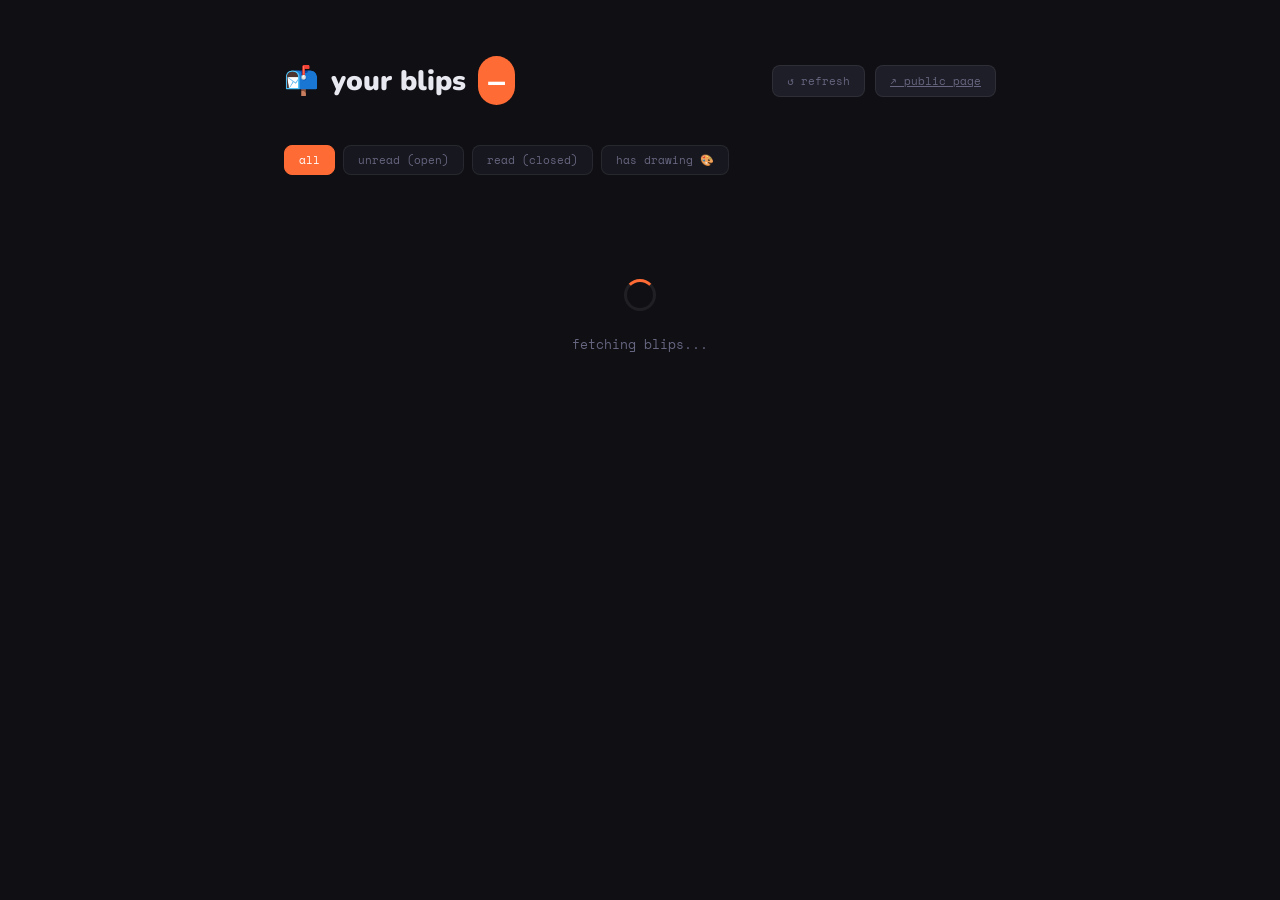
<file: inbox-YOURSLUG.html>
<!DOCTYPE html>
<html lang="en">
<head>
<meta charset="UTF-8" />
<meta name="viewport" content="width=device-width, initial-scale=1.0" />
<title>blipbox inbox 📬</title>
<!-- noindex so search engines won't find it -->
<meta name="robots" content="noindex, nofollow" />

<link rel="preconnect" href="https://fonts.googleapis.com" />
<link href="https://fonts.googleapis.com/css2?family=Nunito:wght@400;700;900&family=Space+Mono:wght@400;700&display=swap" rel="stylesheet" />

<!-- config (needs github token + inboxSlug) -->
<script src="config/socials.js"></script>

<!-- ============================================================
  inbox.html — YOUR private blip reader
  this file is generated with your inboxSlug baked in.
  the actual filename is: inbox-YOURSLUG.html

  SECTIONS:
  1. STYLES   → below
  2. HTML     → mid-file
  3. ENGINE   → bottom script — fetches + renders issues
============================================================ -->

<style>
/* ============================================================
   1. STYLES
   ============================================================ */

:root {
  --bg:       #0f0f14;
  --surface:  #17171f;
  --surface2: #1e1e28;
  --border:   rgba(255,255,255,0.07);
  --accent:   #ff6b35;
  --accent2:  #ffb830;
  --accent3:  #4ecdc4;
  --text:     #e8e8f0;
  --muted:    #666680;
  --green:    #4ecdc4;
  --red:      #ff6b6b;
}

*, *::before, *::after { box-sizing: border-box; margin: 0; padding: 0; }
html { scroll-behavior: smooth; }

body {
  background: var(--bg);
  color: var(--text);
  font-family: 'Nunito', sans-serif;
  min-height: 100vh;
}

.page {
  max-width: 760px;
  margin: 0 auto;
  padding: 56px 24px 100px;
}

/* -- header -- */
.inbox-header {
  display: flex;
  align-items: center;
  justify-content: space-between;
  margin-bottom: 40px;
  flex-wrap: wrap;
  gap: 16px;
}
.inbox-title {
  font-size: 28px;
  font-weight: 900;
  color: var(--text);
  display: flex;
  align-items: center;
  gap: 12px;
}
.inbox-title span { font-size: 28px; }

.badge-count {
  background: var(--accent);
  color: #fff;
  font-family: 'Space Mono', monospace;
  font-size: 11px;
  font-weight: 700;
  padding: 4px 10px;
  border-radius: 99px;
}

.header-actions {
  display: flex;
  gap: 10px;
  align-items: center;
}

.btn-sm {
  background: var(--surface2);
  border: 1px solid var(--border);
  border-radius: 8px;
  color: var(--muted);
  font-family: 'Space Mono', monospace;
  font-size: 11px;
  padding: 7px 14px;
  cursor: pointer;
  transition: all 0.15s;
}
.btn-sm:hover { border-color: var(--accent); color: var(--text); }
.btn-sm.danger:hover { border-color: var(--red); color: var(--red); }

/* -- filters -- */
.filters {
  display: flex;
  gap: 8px;
  margin-bottom: 24px;
  flex-wrap: wrap;
}
.filter-btn {
  background: var(--surface);
  border: 1px solid var(--border);
  border-radius: 8px;
  color: var(--muted);
  font-family: 'Space Mono', monospace;
  font-size: 11px;
  padding: 6px 14px;
  cursor: pointer;
  transition: all 0.12s;
}
.filter-btn:hover  { border-color: var(--accent2); color: var(--text); }
.filter-btn.active { background: var(--accent); border-color: var(--accent); color: #fff; }

/* -- loading / empty -- */
.state-msg {
  text-align: center;
  padding: 80px 24px;
  color: var(--muted);
  font-family: 'Space Mono', monospace;
  font-size: 13px;
  line-height: 2;
}
.state-msg .big { font-size: 40px; display: block; margin-bottom: 16px; }
.spinner-large {
  width: 32px; height: 32px;
  border: 3px solid var(--border);
  border-top-color: var(--accent);
  border-radius: 50%;
  animation: spin 0.8s linear infinite;
  margin: 0 auto 20px;
}
@keyframes spin { to { transform: rotate(360deg); } }

/* -- blip cards -- */
.blip-list { display: flex; flex-direction: column; gap: 16px; }

.blip-card {
  background: var(--surface);
  border: 1px solid var(--border);
  border-radius: 16px;
  overflow: hidden;
  transition: border-color 0.15s;
  animation: slideup 0.3s ease both;
}
.blip-card:hover { border-color: rgba(255,107,53,0.3); }
@keyframes slideup { from { opacity:0; transform: translateY(12px); } to { opacity:1; transform:none; } }

.blip-card.is-closed { opacity: 0.45; }
.blip-card.is-closed:hover { opacity: 0.7; }

.blip-top {
  display: flex;
  align-items: center;
  justify-content: space-between;
  padding: 16px 20px 0;
  gap: 12px;
  flex-wrap: wrap;
}
.blip-meta {
  display: flex;
  align-items: center;
  gap: 10px;
  flex-wrap: wrap;
}
.blip-num {
  font-family: 'Space Mono', monospace;
  font-size: 11px;
  color: var(--accent);
  font-weight: 700;
}
.blip-time {
  font-family: 'Space Mono', monospace;
  font-size: 11px;
  color: var(--muted);
}
.tag {
  font-family: 'Space Mono', monospace;
  font-size: 10px;
  padding: 2px 8px;
  border-radius: 4px;
  border: 1px solid;
}
.tag.drawing { border-color: rgba(78,205,196,0.4); color: var(--accent3); background: rgba(78,205,196,0.08); }
.tag.closed  { border-color: rgba(255,107,107,0.3); color: var(--red);    background: rgba(255,107,107,0.06); }
.tag.open    { border-color: rgba(78,205,196,0.3);  color: var(--green);  background: rgba(78,205,196,0.06); }

.blip-actions { display: flex; gap: 8px; }

.blip-body {
  padding: 14px 20px 20px;
}
.blip-message {
  font-size: 15px;
  line-height: 1.65;
  color: var(--text);
  white-space: pre-wrap;
  word-break: break-word;
}

.blip-drawing {
  margin-top: 16px;
  border-radius: 10px;
  overflow: hidden;
  border: 1px solid var(--border);
  background: var(--surface2);
  max-width: 100%;
}
.blip-drawing img {
  width: 100%;
  height: auto;
  display: block;
  border-radius: 10px;
}

/* -- pagination -- */
.pagination {
  display: flex;
  justify-content: center;
  gap: 10px;
  margin-top: 32px;
}
.page-btn {
  background: var(--surface);
  border: 1px solid var(--border);
  border-radius: 8px;
  color: var(--muted);
  font-family: 'Space Mono', monospace;
  font-size: 12px;
  padding: 8px 18px;
  cursor: pointer;
  transition: all 0.12s;
}
.page-btn:hover    { border-color: var(--accent); color: var(--text); }
.page-btn:disabled { opacity: 0.3; cursor: not-allowed; }

/* -- toast -- */
.toast {
  position: fixed;
  bottom: 24px; right: 24px;
  background: var(--surface2);
  border: 1px solid var(--border);
  border-radius: 10px;
  padding: 12px 18px;
  font-family: 'Space Mono', monospace;
  font-size: 12px;
  color: var(--text);
  box-shadow: 0 8px 32px rgba(0,0,0,0.4);
  opacity: 0;
  transform: translateY(10px);
  transition: all 0.2s;
  pointer-events: none;
  z-index: 100;
}
.toast.show { opacity: 1; transform: none; }

@media (max-width: 500px) {
  .page { padding: 32px 14px 80px; }
  .blip-top { flex-direction: column; align-items: flex-start; }
}
</style>
</head>

<!-- ============================================================
   2. HTML
   ============================================================ -->
<body>

<div class="page">

  <div class="inbox-header">
    <div class="inbox-title">
      <span>📬</span>
      your blips
      <span class="badge-count" id="blipCount">—</span>
    </div>
    <div class="header-actions">
      <button class="btn-sm" onclick="loadBlips()">↺ refresh</button>
      <a class="btn-sm" href="index.html" target="_blank">↗ public page</a>
    </div>
  </div>

  <div class="filters">
    <button class="filter-btn active" onclick="setFilter('all',   this)">all</button>
    <button class="filter-btn"        onclick="setFilter('open',  this)">unread (open)</button>
    <button class="filter-btn"        onclick="setFilter('closed',this)">read (closed)</button>
    <button class="filter-btn"        onclick="setFilter('drawing',this)">has drawing 🎨</button>
  </div>

  <div id="blipList" class="blip-list"></div>

  <div class="pagination" id="pagination" style="display:none;">
    <button class="page-btn" id="prevBtn" onclick="changePage(-1)">← prev</button>
    <span style="font-family:'Space Mono',monospace; font-size:12px; color:var(--muted); padding:8px 4px;" id="pageLabel"></span>
    <button class="page-btn" id="nextBtn" onclick="changePage(1)">next →</button>
  </div>

</div>

<div class="toast" id="toast"></div>

<!-- ============================================================
   3. ENGINE — fetches github issues and renders them
   ============================================================ -->
<script>
// -- state ----------------------------------------------------
let allBlips    = [];
let currentFilter = 'all';
let currentPage   = 1;
const PER_PAGE    = 10;

// -- guard: check slug matches --------------------------------
// The inbox file is named inbox-YOURSLUG.html
// If someone guesses a wrong slug they just get a 404 from github pages
// (because the file won't exist with that name)

// -- init -----------------------------------------------------
window.addEventListener('DOMContentLoaded', () => {
  loadBlips();
});

// -- fetch from github ----------------------------------------
async function loadBlips() {
  const list = document.getElementById('blipList');
  list.innerHTML = `<div class="state-msg"><div class="spinner-large"></div>fetching blips...</div>`;
  document.getElementById('pagination').style.display = 'none';

  const { owner, repo, token } = BLIPBOX_CONFIG.github;

  try {
    // fetch all issues (open + closed), up to 100
    const res = await fetch(
      `https://api.github.com/repos/${owner}/${repo}/issues?state=all&per_page=100&labels=blip`,
      {
        headers: {
          'Authorization':        `Bearer ${token}`,
          'Accept':               'application/vnd.github+json',
          'X-GitHub-Api-Version': '2022-11-28',
        },
      }
    );

    if (!res.ok) {
      const err = await res.json();
      list.innerHTML = `<div class="state-msg"><span class="big">⚠️</span>github error: ${err.message || res.status}</div>`;
      return;
    }

    allBlips = await res.json();
    document.getElementById('blipCount').textContent = allBlips.length;
    currentPage = 1;
    renderBlips();

  } catch (e) {
    list.innerHTML = `<div class="state-msg"><span class="big">📡</span>network error — are you online?</div>`;
  }
}

// -- filter + paginate + render -------------------------------
function renderBlips() {
  const filtered = applyFilter(allBlips, currentFilter);
  const total    = filtered.length;
  const pages    = Math.ceil(total / PER_PAGE);
  const slice    = filtered.slice((currentPage - 1) * PER_PAGE, currentPage * PER_PAGE);

  const list = document.getElementById('blipList');

  if (total === 0) {
    list.innerHTML = `<div class="state-msg"><span class="big">🌵</span>no blips here yet.</div>`;
    document.getElementById('pagination').style.display = 'none';
    return;
  }

  list.innerHTML = '';
  slice.forEach((issue, i) => {
    list.appendChild(buildCard(issue, i));
  });

  // pagination
  if (pages > 1) {
    document.getElementById('pagination').style.display = 'flex';
    document.getElementById('pageLabel').textContent    = `${currentPage} / ${pages}`;
    document.getElementById('prevBtn').disabled = currentPage <= 1;
    document.getElementById('nextBtn').disabled = currentPage >= pages;
  } else {
    document.getElementById('pagination').style.display = 'none';
  }
}

function applyFilter(blips, filter) {
  if (filter === 'open')    return blips.filter(b => b.state === 'open');
  if (filter === 'closed')  return blips.filter(b => b.state === 'closed');
  if (filter === 'drawing') return blips.filter(b => b.labels.some(l => l.name === 'has-drawing'));
  return blips;
}

// -- build a single card --------------------------------------
function buildCard(issue, index) {
  const card = document.createElement('div');
  card.className = `blip-card${issue.state === 'closed' ? ' is-closed' : ''}`;
  card.style.animationDelay = `${index * 0.04}s`;

  const isClosed  = issue.state === 'closed';
  const hasDrawing = issue.labels.some(l => l.name === 'has-drawing');
  const time      = new Date(issue.created_at).toLocaleString('en-US', {
    month: 'short', day: 'numeric', year: 'numeric',
    hour: '2-digit', minute: '2-digit',
  });

  // parse message text from body (strip the "**Message:**" and footer)
  const msg     = parseMessage(issue.body);
  const imgUrl  = parseDrawingUrl(issue.body);

  card.innerHTML = `
    <div class="blip-top">
      <div class="blip-meta">
        <span class="blip-num">#${issue.number}</span>
        <span class="blip-time">${time}</span>
        <span class="tag ${isClosed ? 'closed' : 'open'}">${isClosed ? 'read' : 'unread'}</span>
        ${hasDrawing ? '<span class="tag drawing">🎨 drawing</span>' : ''}
      </div>
      <div class="blip-actions">
        <button class="btn-sm" onclick="toggleRead(${issue.number}, ${isClosed}, this)">
          ${isClosed ? '↩ mark unread' : '✓ mark read'}
        </button>
        <button class="btn-sm danger" onclick="deleteBlip(${issue.number}, this)">🗑</button>
      </div>
    </div>
    <div class="blip-body">
      <div class="blip-message">${escHtml(msg)}</div>
      ${imgUrl ? `<div class="blip-drawing"><img src="${imgUrl}" alt="drawing" loading="lazy" /></div>` : ''}
    </div>
  `;

  return card;
}

// -- parse helpers --------------------------------------------
function parseMessage(body) {
  if (!body) return '(empty)';
  // extract between "**Message:**\n\n" and "\n\n---"
  const match = body.match(/\*\*Message:\*\*\n\n([\s\S]*?)\n\n---/);
  return match ? match[1].trim() : body.trim();
}

function parseDrawingUrl(body) {
  if (!body) return null;
  const match = body.match(/!\[drawing\]\((https?:\/\/[^\)]+)\)/);
  return match ? match[1] : null;
}

function escHtml(str) {
  return str
    .replace(/&/g, '&amp;')
    .replace(/</g, '&lt;')
    .replace(/>/g, '&gt;')
    .replace(/"/g, '&quot;');
}

// -- actions --------------------------------------------------
async function toggleRead(number, isClosed, btn) {
  const { owner, repo, token } = BLIPBOX_CONFIG.github;
  const newState = isClosed ? 'open' : 'closed';
  btn.textContent = '...';
  btn.disabled = true;

  const res = await fetch(
    `https://api.github.com/repos/${owner}/${repo}/issues/${number}`,
    {
      method: 'PATCH',
      headers: {
        'Authorization':        `Bearer ${token}`,
        'Content-Type':         'application/json',
        'Accept':               'application/vnd.github+json',
        'X-GitHub-Api-Version': '2022-11-28',
      },
      body: JSON.stringify({ state: newState }),
    }
  );

  if (res.ok) {
    toast(newState === 'closed' ? '✓ marked as read' : '↩ marked as unread');
    loadBlips();
  } else {
    btn.textContent = 'error';
    btn.disabled = false;
  }
}

async function deleteBlip(number, btn) {
  // github doesn't allow deleting issues via API — we close + lock instead
  if (!confirm('archive this blip? (github issues cant be deleted via API, so it will be closed + locked)')) return;
  const { owner, repo, token } = BLIPBOX_CONFIG.github;
  btn.textContent = '...';
  btn.disabled = true;

  await fetch(
    `https://api.github.com/repos/${owner}/${repo}/issues/${number}`,
    {
      method: 'PATCH',
      headers: {
        'Authorization':        `Bearer ${token}`,
        'Content-Type':         'application/json',
        'Accept':               'application/vnd.github+json',
        'X-GitHub-Api-Version': '2022-11-28',
      },
      body: JSON.stringify({ state: 'closed', state_reason: 'not_planned' }),
    }
  );

  toast('🗑 archived');
  loadBlips();
}

// -- pagination -----------------------------------------------
function changePage(dir) {
  currentPage += dir;
  renderBlips();
  window.scrollTo({ top: 0, behavior: 'smooth' });
}

// -- filter ---------------------------------------------------
function setFilter(f, el) {
  currentFilter = f;
  currentPage   = 1;
  document.querySelectorAll('.filter-btn').forEach(b => b.classList.remove('active'));
  el.classList.add('active');
  renderBlips();
}

// -- toast helper ---------------------------------------------
function toast(msg) {
  const el = document.getElementById('toast');
  el.textContent = msg;
  el.classList.add('show');
  setTimeout(() => el.classList.remove('show'), 2500);
}
</script>

</body>
</html>
</file>
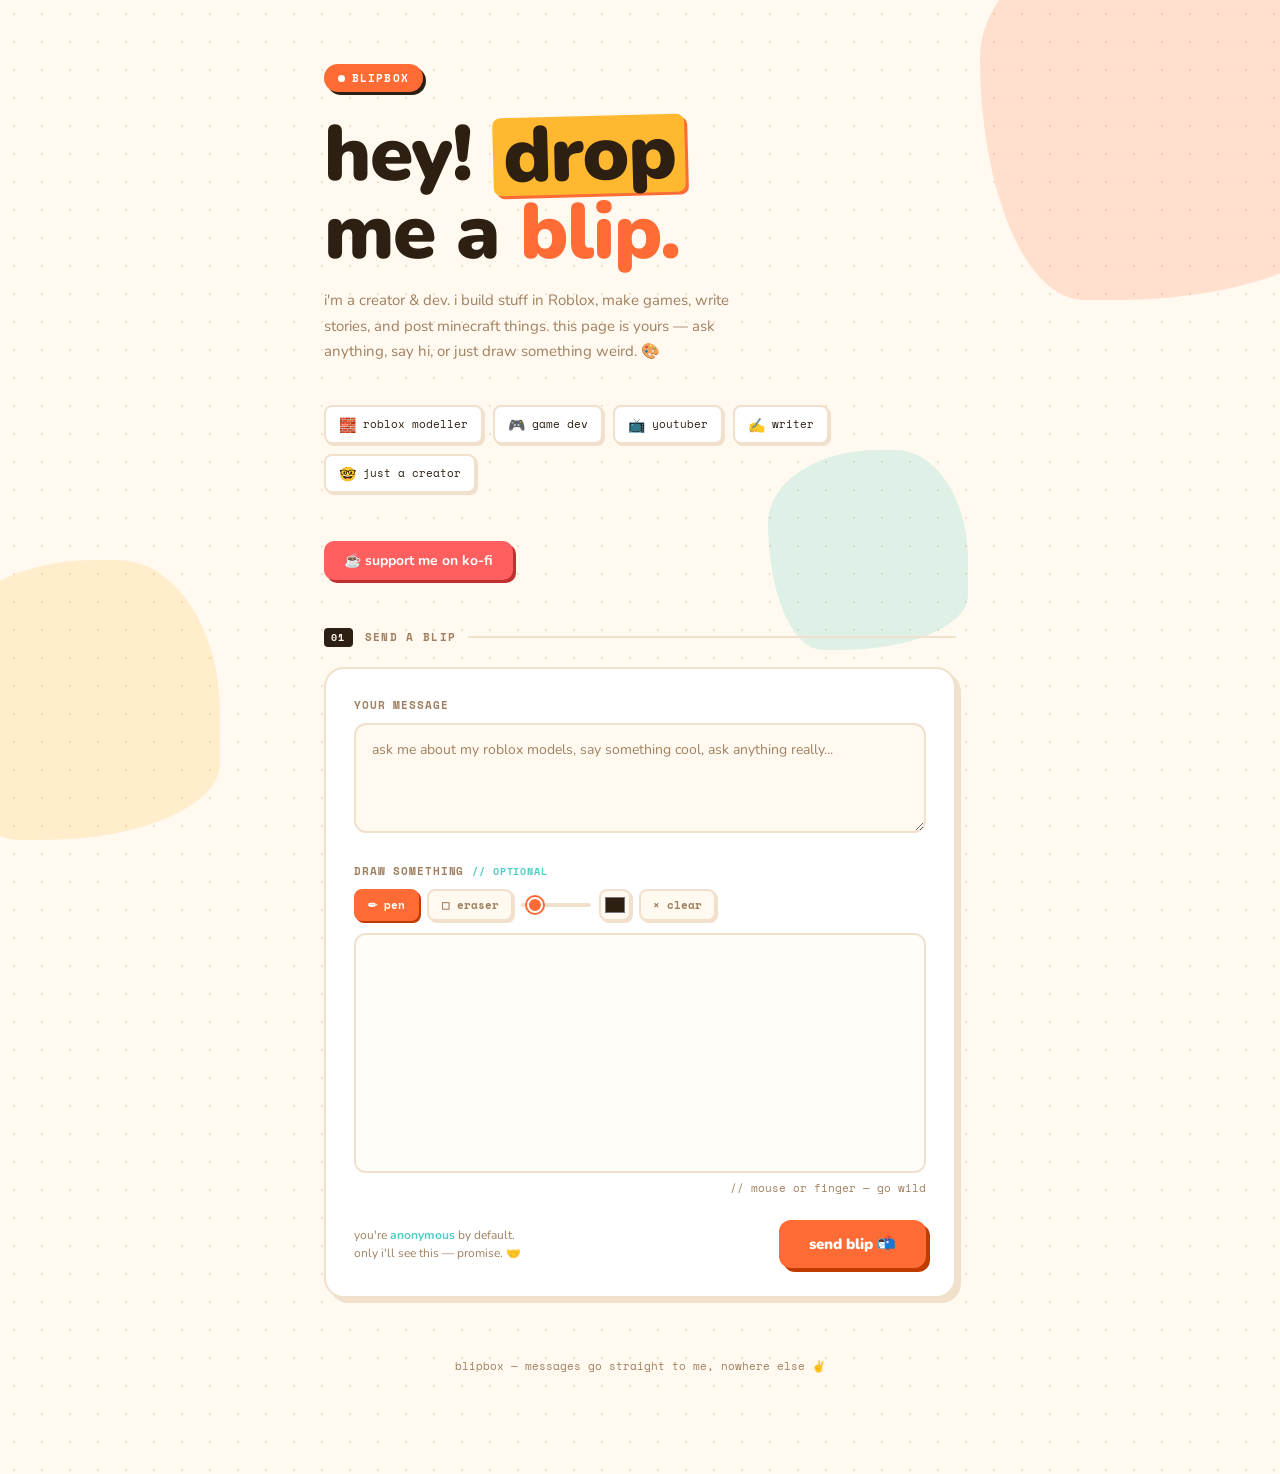
<file: indxex.html>
<!DOCTYPE html>
<html lang="en">
<head>
<meta charset="UTF-8" />
<meta name="viewport" content="width=device-width, initial-scale=1.0" />
<title>blipbox 📬</title>
<link rel="preconnect" href="https://fonts.googleapis.com" />
<link href="https://fonts.googleapis.com/css2?family=Nunito:ital,wght@0,400;0,700;0,900;1,400&family=Space+Mono:ital,wght@0,400;0,700;1,400&display=swap" rel="stylesheet" />

<!-- ============================================================
  BLIPBOX — personal message + drawing page
  by: [YOUR HANDLE HERE]

  SECTIONS IN THIS FILE:
  1. CONFIG   → line ~80   — change your token, repo, links
  2. STYLES   → line ~100  — all the CSS
  3. HTML     → line ~310  — the page structure
  4. CANVAS   → line ~430  — drawing engine
  5. SUBMIT   → line ~530  — sends to github issues
============================================================ -->

<style>
/* ============================================================
   2. STYLES
   ============================================================ */

  /* -- tokens -- */
  :root {
    --bg:        #fff9f0;
    --bg2:       #fff3e0;
    --surface:   #ffffff;
    --border:    #f0e0cc;
    --accent:    #ff6b35;
    --accent2:   #ffb830;
    --accent3:   #4ecdc4;
    --ink:       #2d2013;
    --muted:     #a08060;
    --canvas-bg: #fffdf8;
    --dot:       #f0e0cc;
  }

  /* -- reset -- */
  *, *::before, *::after { box-sizing: border-box; margin: 0; padding: 0; }
  html { scroll-behavior: smooth; }

  /* -- body + dotgrid bg -- */
  body {
    background: var(--bg);
    background-image: radial-gradient(var(--dot) 1.5px, transparent 1.5px);
    background-size: 28px 28px;
    color: var(--ink);
    font-family: 'Nunito', sans-serif;
    min-height: 100vh;
    overflow-x: hidden;
  }

  /* -- wiggly deco shapes -- */
  .deco-blob {
    position: fixed;
    border-radius: 60% 40% 70% 30% / 40% 60% 30% 70%;
    opacity: 0.18;
    pointer-events: none;
    z-index: 0;
    animation: blobmorph 12s ease-in-out infinite alternate;
  }
  .deco-blob.a { width: 380px; height: 380px; background: var(--accent); top: -80px; right: -80px; animation-duration: 14s; }
  .deco-blob.b { width: 280px; height: 280px; background: var(--accent2); bottom: 60px; left: -60px; animation-duration: 18s; animation-delay: -5s; }
  .deco-blob.c { width: 200px; height: 200px; background: var(--accent3); top: 50%; left: 60%; animation-duration: 20s; animation-delay: -9s; }
  @keyframes blobmorph {
    0%   { border-radius: 60% 40% 70% 30% / 40% 60% 30% 70%; }
    50%  { border-radius: 40% 60% 30% 70% / 70% 30% 60% 40%; }
    100% { border-radius: 70% 30% 50% 50% / 50% 60% 40% 60%; }
  }

  /* -- layout -- */
  .page {
    position: relative;
    z-index: 1;
    max-width: 680px;
    margin: 0 auto;
    padding: 64px 24px 100px;
  }

  /* -- header -- */
  .badge {
    display: inline-flex;
    align-items: center;
    gap: 7px;
    background: var(--accent);
    color: #fff;
    font-family: 'Space Mono', monospace;
    font-size: 11px;
    font-weight: 700;
    letter-spacing: 0.1em;
    padding: 6px 14px;
    border-radius: 99px;
    margin-bottom: 24px;
    text-transform: uppercase;
    box-shadow: 3px 3px 0 var(--ink);
  }
  .badge .dot-live {
    width: 7px; height: 7px;
    background: #fff;
    border-radius: 50%;
    animation: pulse 1.6s ease-in-out infinite;
  }
  @keyframes pulse { 0%,100% { opacity: 1; } 50% { opacity: 0.3; } }

  .headline {
    font-family: 'Nunito', sans-serif;
    font-size: clamp(42px, 9vw, 78px);
    font-weight: 900;
    line-height: 1;
    margin-bottom: 6px;
    color: var(--ink);
    letter-spacing: -1px;
  }
  .headline .pop {
    display: inline-block;
    background: var(--accent2);
    color: var(--ink);
    padding: 0 10px;
    border-radius: 8px;
    transform: rotate(-1.5deg);
    box-shadow: 3px 3px 0 var(--accent);
  }
  .headline .pop2 {
    color: var(--accent);
  }

  .sub {
    font-size: 15px;
    color: var(--muted);
    margin: 16px 0 40px;
    line-height: 1.7;
    max-width: 420px;
  }

  /* -- about chips -- */
  .chips {
    display: flex;
    flex-wrap: wrap;
    gap: 10px;
    margin-bottom: 48px;
  }
  .chip {
    display: flex;
    align-items: center;
    gap: 7px;
    font-family: 'Space Mono', monospace;
    font-size: 11px;
    background: var(--surface);
    border: 2px solid var(--border);
    border-radius: 8px;
    padding: 7px 13px;
    color: var(--ink);
    text-decoration: none;
    transition: all 0.15s;
    box-shadow: 2px 2px 0 var(--border);
  }
  .chip:hover {
    border-color: var(--accent);
    box-shadow: 3px 3px 0 var(--accent);
    transform: translate(-1px, -1px);
  }
  .chip .icon { font-size: 14px; }

  /* -- kofi button -- */
  .kofi-btn {
    display: inline-flex;
    align-items: center;
    gap: 8px;
    background: #ff5f5f;
    color: #fff;
    font-family: 'Nunito', sans-serif;
    font-weight: 700;
    font-size: 14px;
    padding: 10px 20px;
    border-radius: 10px;
    text-decoration: none;
    box-shadow: 3px 3px 0 #c03030;
    transition: all 0.15s;
    margin-bottom: 48px;
    border: none;
    cursor: pointer;
  }
  .kofi-btn:hover {
    transform: translate(-2px, -2px);
    box-shadow: 5px 5px 0 #c03030;
  }
  .kofi-btn:active { transform: translate(0,0); box-shadow: 1px 1px 0 #c03030; }

  /* -- section heading -- */
  .section-label {
    display: flex;
    align-items: center;
    gap: 12px;
    font-family: 'Space Mono', monospace;
    font-size: 11px;
    font-weight: 700;
    text-transform: uppercase;
    letter-spacing: 0.12em;
    color: var(--muted);
    margin-bottom: 20px;
  }
  .section-label::after {
    content: '';
    flex: 1;
    height: 2px;
    background: var(--border);
    border-radius: 1px;
  }
  .section-label .num {
    background: var(--ink);
    color: var(--bg);
    font-size: 10px;
    padding: 2px 7px;
    border-radius: 4px;
  }

  /* -- card -- */
  .card {
    background: var(--surface);
    border: 2px solid var(--border);
    border-radius: 20px;
    padding: 28px;
    box-shadow: 5px 5px 0 var(--border);
    margin-bottom: 24px;
  }

  /* -- textarea -- */
  .field-label {
    font-family: 'Space Mono', monospace;
    font-size: 11px;
    font-weight: 700;
    letter-spacing: 0.08em;
    text-transform: uppercase;
    color: var(--muted);
    margin-bottom: 10px;
    display: block;
  }
  textarea {
    width: 100%;
    background: var(--bg);
    border: 2px solid var(--border);
    border-radius: 12px;
    color: var(--ink);
    font-family: 'Nunito', sans-serif;
    font-size: 14px;
    padding: 14px 16px;
    resize: vertical;
    min-height: 110px;
    outline: none;
    transition: border-color 0.15s;
    line-height: 1.6;
  }
  textarea::placeholder { color: var(--muted); }
  textarea:focus { border-color: var(--accent); }

  /* -- canvas tools -- */
  .canvas-tools {
    display: flex;
    align-items: center;
    gap: 8px;
    margin-bottom: 12px;
    flex-wrap: wrap;
  }
  .tool-btn {
    background: var(--bg);
    border: 2px solid var(--border);
    border-radius: 8px;
    color: var(--muted);
    font-family: 'Space Mono', monospace;
    font-size: 11px;
    font-weight: 700;
    padding: 6px 12px;
    cursor: pointer;
    transition: all 0.12s;
    box-shadow: 2px 2px 0 var(--border);
  }
  .tool-btn:hover { border-color: var(--accent2); color: var(--ink); }
  .tool-btn.active {
    background: var(--accent);
    color: #fff;
    border-color: var(--accent);
    box-shadow: 2px 2px 0 #c03b00;
  }

  .size-slider {
    appearance: none;
    height: 4px;
    background: var(--border);
    border-radius: 2px;
    outline: none;
    cursor: pointer;
    width: 70px;
  }
  .size-slider::-webkit-slider-thumb {
    appearance: none;
    width: 16px; height: 16px;
    border-radius: 50%;
    background: var(--accent);
    border: 2px solid #fff;
    box-shadow: 0 0 0 2px var(--accent);
    cursor: pointer;
  }

  input[type="color"] {
    width: 32px; height: 32px;
    border: 2px solid var(--border);
    border-radius: 8px;
    padding: 2px;
    background: var(--bg);
    cursor: pointer;
    outline: none;
    box-shadow: 2px 2px 0 var(--border);
  }

  /* -- drawing canvas -- */
  .drawing-canvas {
    width: 100%;
    height: 240px;
    background: var(--canvas-bg);
    border-radius: 12px;
    border: 2px solid var(--border);
    cursor: crosshair;
    touch-action: none;
    display: block;
    box-shadow: inset 0 2px 8px rgba(0,0,0,0.04);
  }
  .canvas-hint {
    font-size: 11px;
    color: var(--muted);
    margin-top: 7px;
    font-family: 'Space Mono', monospace;
    text-align: right;
  }

  /* -- submit row -- */
  .submit-row {
    margin-top: 24px;
    display: flex;
    align-items: center;
    gap: 16px;
    flex-wrap: wrap;
  }
  .anon-note {
    flex: 1;
    font-size: 12px;
    color: var(--muted);
    line-height: 1.5;
    min-width: 160px;
  }
  .anon-note strong { color: var(--accent3); }

  .submit-btn {
    background: var(--accent);
    color: #fff;
    border: none;
    border-radius: 12px;
    font-family: 'Nunito', sans-serif;
    font-weight: 900;
    font-size: 15px;
    padding: 14px 30px;
    cursor: pointer;
    box-shadow: 4px 4px 0 #c03b00;
    transition: all 0.12s;
    white-space: nowrap;
  }
  .submit-btn:hover { transform: translate(-2px,-2px); box-shadow: 6px 6px 0 #c03b00; }
  .submit-btn:active { transform: translate(0,0); box-shadow: 1px 1px 0 #c03b00; }
  .submit-btn:disabled { opacity: 0.5; cursor: not-allowed; transform: none; box-shadow: none; }

  /* -- status -- */
  .status {
    display: none;
    margin-top: 16px;
    padding: 13px 16px;
    border-radius: 10px;
    font-size: 13px;
    font-family: 'Space Mono', monospace;
    align-items: center;
    gap: 10px;
    border: 2px solid;
  }
  .status.success { display: flex; background: #f0fff8; border-color: var(--accent3); color: #1a7a6a; }
  .status.error   { display: flex; background: #fff0f0; border-color: #ff8080; color: #aa3333; }
  .status.loading { display: flex; background: var(--bg2); border-color: var(--accent2); color: var(--ink); }
  .spinner {
    width: 14px; height: 14px;
    border: 2px solid var(--border);
    border-top-color: var(--accent);
    border-radius: 50%;
    animation: spin 0.7s linear infinite;
    flex-shrink: 0;
  }
  @keyframes spin { to { transform: rotate(360deg); } }

  /* -- footer -- */
  .footer {
    margin-top: 60px;
    text-align: center;
    font-family: 'Space Mono', monospace;
    font-size: 11px;
    color: var(--muted);
  }
  .footer a { color: var(--accent); text-decoration: none; font-weight: 700; }

  /* -- staggered entrance -- */
  .fade-in { opacity: 0; transform: translateY(18px); animation: fadein 0.5s ease forwards; }
  @keyframes fadein { to { opacity: 1; transform: none; } }
  .delay-1 { animation-delay: 0.08s; }
  .delay-2 { animation-delay: 0.16s; }
  .delay-3 { animation-delay: 0.24s; }
  .delay-4 { animation-delay: 0.34s; }
  .delay-5 { animation-delay: 0.44s; }

  @media (max-width: 480px) {
    .page { padding: 40px 16px 80px; }
    .card { padding: 18px; }
    .submit-row { flex-direction: column; align-items: stretch; }
    .submit-btn { text-align: center; }
  }
</style>
</head>

<!-- ============================================================
   3. HTML — page structure
   ============================================================ -->
<body>

<div class="deco-blob a"></div>
<div class="deco-blob b"></div>
<div class="deco-blob c"></div>

<div class="page">

  <!-- header -->
  <div class="badge fade-in">
    <span class="dot-live"></span>
    blipbox
  </div>

  <h1 class="headline fade-in delay-1">
    hey! <span class="pop">drop</span><br/>
    me a <span class="pop2">blip.</span>
  </h1>

  <p class="sub fade-in delay-2">
    i'm a creator &amp; dev. i build stuff in Roblox, make games, write stories,
    and post minecraft things. this page is yours — ask anything, say hi, or just draw something weird. 🎨
  </p>

  <!-- chips -->
  <div class="chips fade-in delay-2">
    <span class="chip"><span class="icon">🧱</span> roblox modeller</span>
    <span class="chip"><span class="icon">🎮</span> game dev</span>
    <span class="chip"><span class="icon">📺</span> youtuber</span>
    <span class="chip"><span class="icon">✍️</span> writer</span>
    <span class="chip"><span class="icon">🤓</span> just a creator</span>
  </div>

  <!-- ko-fi -->
  <a class="kofi-btn fade-in delay-3" href="https://ko-fi.com/YOUR_KOFI" target="_blank" rel="noopener">
    ☕ support me on ko-fi
  </a>

  <!-- form section -->
  <div class="section-label fade-in delay-3">
    <span class="num">01</span>
    send a blip
  </div>

  <div class="card fade-in delay-4">

    <!-- message -->
    <label class="field-label" for="msg">your message</label>
    <textarea id="msg" placeholder="ask me about my roblox models, say something cool, ask anything really..."></textarea>

    <!-- drawing -->
    <div style="margin-top: 24px;">
      <label class="field-label">draw something <span style="color:var(--accent3); font-size:10px;">// optional</span></label>

      <div class="canvas-tools">
        <button class="tool-btn active" id="toolPen"    onclick="setTool('pen')">✏ pen</button>
        <button class="tool-btn"        id="toolEraser" onclick="setTool('eraser')">◻ eraser</button>
        <input  type="range" class="size-slider" id="brushSize" min="1" max="28" value="4" title="size" />
        <input  type="color" id="colorPicker" value="#2d2013" title="pick a color" />
        <button class="tool-btn" onclick="clearCanvas()">× clear</button>
      </div>

      <canvas class="drawing-canvas" id="drawCanvas"></canvas>
      <p class="canvas-hint">// mouse or finger — go wild</p>
    </div>

    <!-- submit -->
    <div class="submit-row">
      <p class="anon-note">
        you're <strong>anonymous</strong> by default.<br/>
        only i'll see this — promise. 🤝
      </p>
      <button class="submit-btn" id="submitBtn" onclick="submitBlip()">
        send blip 📬
      </button>
    </div>

    <div class="status" id="status"></div>

  </div>

  <div class="footer fade-in delay-5">
    <p>blipbox — messages go straight to me, nowhere else ✌</p>
  </div>

</div>

<script>
/* ============================================================
   1. CONFIG — change these before deploying
   ============================================================ */
const CONFIG = {
  github: {
    owner: 'YOUR_GITHUB_USERNAME',      // e.g. 'Ryth1m'
    repo:  'YOUR_REPO_NAME',            // e.g. 'blipbox'
    token: 'YOUR_FINE_GRAINED_TOKEN',   // github fine-grained PAT (issues: write only)
  },
  kofi: 'YOUR_KOFI_USERNAME',           // also update the href in the HTML above
};
/* ============================================================ */


/* ============================================================
   4. CANVAS ENGINE — drawing logic
   ============================================================ */
const canvas = document.getElementById('drawCanvas');
const ctx    = canvas.getContext('2d');
let isDrawing = false;
let tool      = 'pen';
let lastX = 0, lastY = 0;
let hasDrawn  = false;

function initCanvas() {
  canvas.width  = canvas.offsetWidth;
  canvas.height = canvas.offsetHeight;
  ctx.fillStyle = '#fffdf8';
  ctx.fillRect(0, 0, canvas.width, canvas.height);
}
initCanvas();
window.addEventListener('resize', () => {
  const img = ctx.getImageData(0, 0, canvas.width, canvas.height);
  initCanvas();
  ctx.putImageData(img, 0, 0);
});

function getPos(e) {
  const r   = canvas.getBoundingClientRect();
  const src = e.touches ? e.touches[0] : e;
  return [src.clientX - r.left, src.clientY - r.top];
}

canvas.addEventListener('mousedown',  e => { isDrawing = true; [lastX, lastY] = getPos(e); });
canvas.addEventListener('touchstart', e => { e.preventDefault(); isDrawing = true; [lastX, lastY] = getPos(e); }, { passive: false });

canvas.addEventListener('mousemove',  e => drawStroke(e));
canvas.addEventListener('touchmove',  e => { e.preventDefault(); drawStroke(e); }, { passive: false });

canvas.addEventListener('mouseup',    () => { isDrawing = false; });
canvas.addEventListener('mouseleave', () => { isDrawing = false; });
canvas.addEventListener('touchend',   () => { isDrawing = false; });

function drawStroke(e) {
  if (!isDrawing) return;
  const [x, y]  = getPos(e);
  const size     = document.getElementById('brushSize').value;
  const color    = document.getElementById('colorPicker').value;
  const isEraser = tool === 'eraser';

  ctx.lineWidth   = isEraser ? size * 3 : size;
  ctx.lineCap     = 'round';
  ctx.lineJoin    = 'round';
  ctx.strokeStyle = isEraser ? '#fffdf8' : color;

  ctx.beginPath();
  ctx.moveTo(lastX, lastY);
  ctx.lineTo(x, y);
  ctx.stroke();

  [lastX, lastY] = [x, y];
  hasDrawn = true;
}

function setTool(t) {
  tool = t;
  document.getElementById('toolPen').classList.toggle('active',    t === 'pen');
  document.getElementById('toolEraser').classList.toggle('active', t === 'eraser');
}

function clearCanvas() {
  ctx.fillStyle = '#fffdf8';
  ctx.fillRect(0, 0, canvas.width, canvas.height);
  hasDrawn = false;
}
/* ============================================================ */


/* ============================================================
   5. SUBMIT ENGINE — posts to github issues
   ============================================================ */
async function submitBlip() {
  const msg = document.getElementById('msg').value.trim();
  if (!msg) {
    showStatus('error', '✗ write something first!');
    return;
  }

  const btn = document.getElementById('submitBtn');
  btn.disabled = true;
  showStatus('loading', '<div class="spinner"></div> sending your blip...');

  // Build the issue body
  const timestamp = new Date().toUTCString();
  let issueBody = `**Message:**\n\n${msg}\n\n---\n*blipbox · ${timestamp}*`;

  if (hasDrawn) {
    const drawingData = canvas.toDataURL('image/png');
    issueBody += `\n\n**Drawing:**\n\n![drawing](${drawingData})`;
  }

  const issueTitle = `📬 blip · ${new Date().toLocaleString('en-US', {
    month: 'short', day: 'numeric',
    hour: '2-digit', minute: '2-digit'
  })}`;

  const labels = ['blip'];
  if (hasDrawn) labels.push('has-drawing');

  try {
    const res = await fetch(
      `https://api.github.com/repos/${CONFIG.github.owner}/${CONFIG.github.repo}/issues`,
      {
        method: 'POST',
        headers: {
          'Authorization':        `Bearer ${CONFIG.github.token}`,
          'Content-Type':         'application/json',
          'Accept':               'application/vnd.github+json',
          'X-GitHub-Api-Version': '2022-11-28',
        },
        body: JSON.stringify({ title: issueTitle, body: issueBody, labels }),
      }
    );

    if (res.ok) {
      showStatus('success', '📬 blip sent! i\'ll see it.');
      document.getElementById('msg').value = '';
      clearCanvas();
    } else {
      const err = await res.json();
      showStatus('error', `✗ github said: ${err.message || res.status}`);
    }
  } catch (e) {
    showStatus('error', '✗ network error — try again?');
  }

  btn.disabled = false;
}

function showStatus(type, html) {
  const el    = document.getElementById('status');
  el.className = `status ${type}`;
  el.innerHTML = html;
}
/* ============================================================ */
</script>
</body>
</html>
</file>
